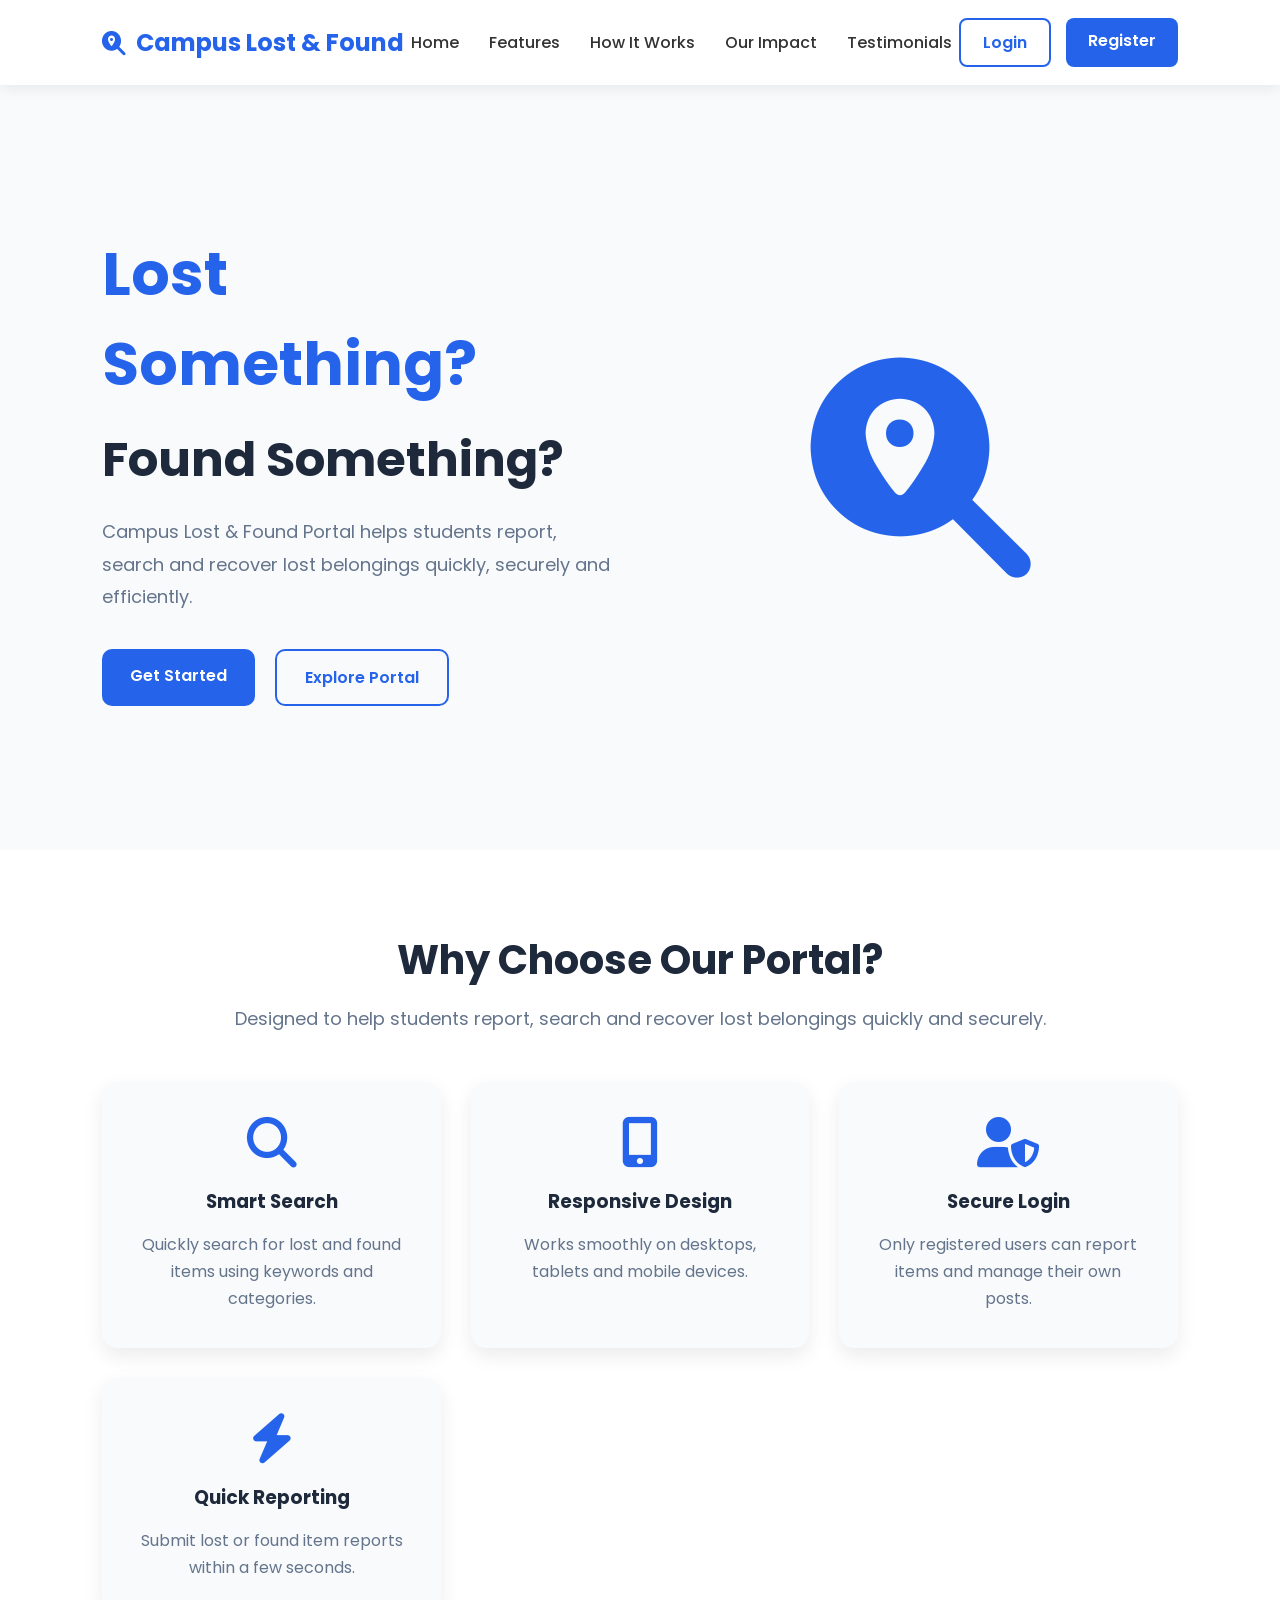
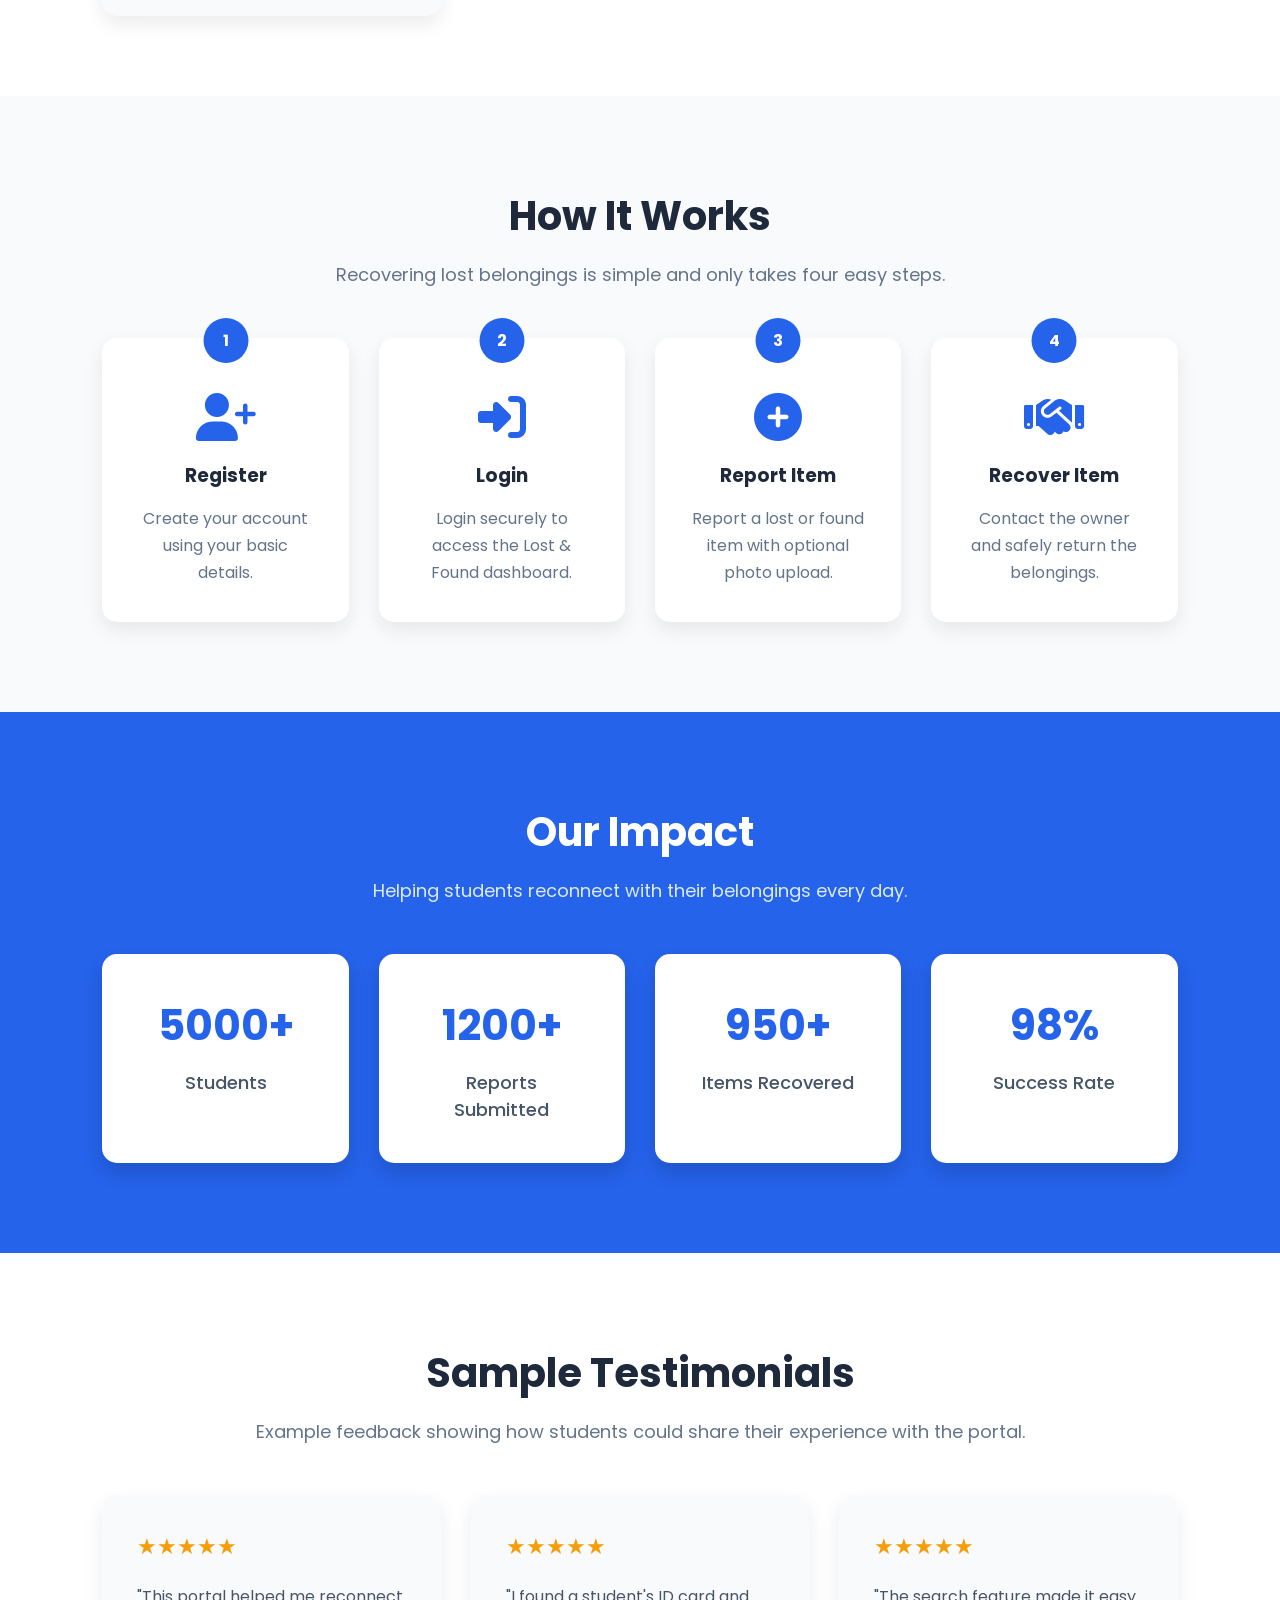
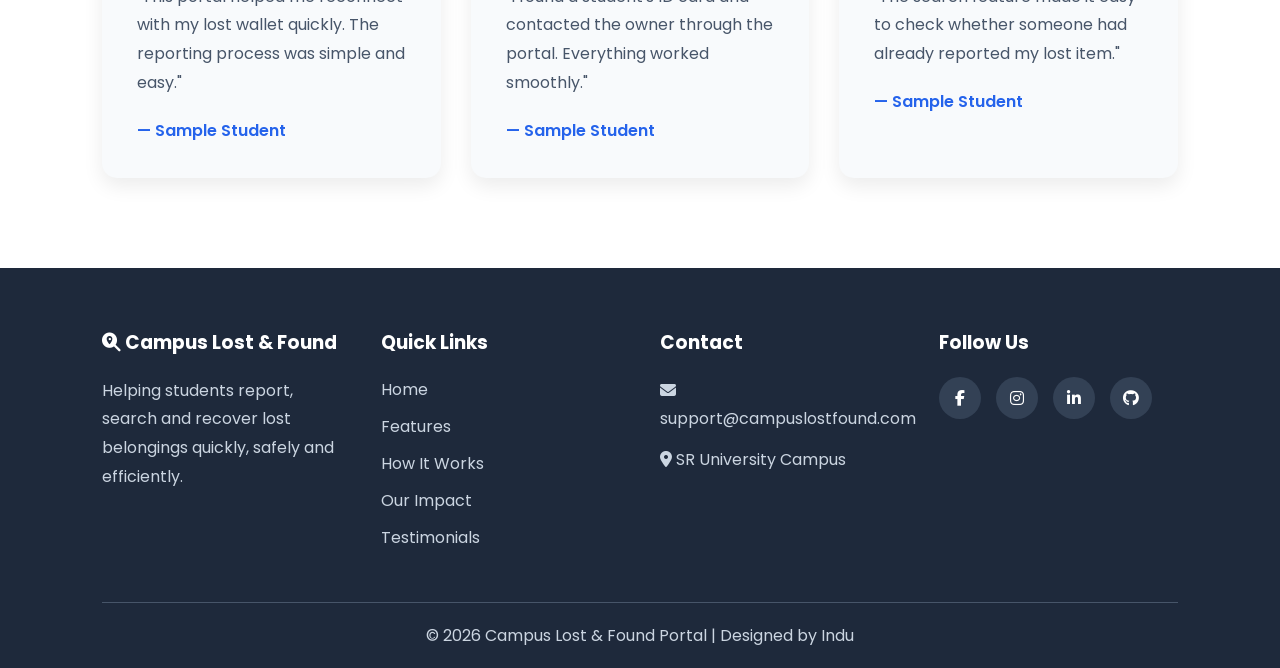
<file: index.html>
<!DOCTYPE html>
<html lang="en">

<head>

    <!-- ==========================================================
         BASIC SETTINGS
    =========================================================== -->

    <meta charset="UTF-8">

    <meta name="viewport"
          content="width=device-width, initial-scale=1.0">

    <title>
        Campus Lost & Found Portal
    </title>

    <!-- ==========================================================
         GOOGLE FONTS
    =========================================================== -->

    <link rel="preconnect"
          href="https://fonts.googleapis.com">

    <link rel="preconnect"
          href="https://fonts.gstatic.com"
          crossorigin>

    <link href="https://fonts.googleapis.com/css2?family=Poppins:wght@300;400;500;600;700&display=swap"
          rel="stylesheet">

    <!-- ==========================================================
         FONT AWESOME
    =========================================================== -->

    <link rel="stylesheet"
          href="https://cdnjs.cloudflare.com/ajax/libs/font-awesome/6.7.2/css/all.min.css">

    <!-- ==========================================================
         LANDING PAGE CSS
    =========================================================== -->

    <link rel="stylesheet"
          href="landing.css">

</head>

<body>

<!-- ==========================================================
     NAVBAR
=========================================================== -->

<header class="navbar">

    <div class="logo">

        <i class="fa-solid fa-magnifying-glass-location"></i>

        <span>Campus Lost & Found</span>

    </div>

    <nav>

        <ul>

            <li>
                <a href="#home">Home</a>
            </li>

            <li>
                <a href="#features">Features</a>
            </li>

            <li>
                <a href="#how-it-works">How It Works</a>
            </li>

            <li>
               <a href="#impact">Our Impact</a>
            </li>

           <li>
              <a href="#testimonials">Testimonials</a>
           </li>

        </ul>

    </nav>

    <div class="nav-buttons">

        <a href="login.html" class="login-btn">

            Login

        </a>

        <a href="register.html" class="register-btn">

            Register

        </a>

    </div>

</header>

<!-- ==========================================================
     HERO SECTION
=========================================================== -->

<section id="home" class="hero">

    <!-- ======================================================
         HERO LEFT
    ======================================================= -->

    <div class="hero-left">

        <h1>

            Lost Something?

        </h1>

        <h2>

            Found Something?

        </h2>

        <p>

            Campus Lost & Found Portal helps students report,
            search and recover lost belongings quickly, securely
            and efficiently.

        </p>

        <div class="hero-buttons">

            <a href="login.html" class="primary-btn">

                Get Started

            </a>

            <a href="#features" class="secondary-btn">

                Explore Portal

            </a>

        </div>

    </div>

    <!-- ======================================================
         HERO RIGHT
    ======================================================= -->

    <div class="hero-right">

        <i class="fa-solid fa-magnifying-glass-location hero-icon"></i>

    </div>

</section>
<!-- ==========================================================
     FEATURES SECTION
=========================================================== -->

<section id="features" class="features">

    <div class="section-title">

        <h2>

            Why Choose Our Portal?

        </h2>

        <p>

            Designed to help students report, search and recover lost belongings quickly and securely.

        </p>

    </div>

    <div class="feature-container">

        <!-- =========================================
             FEATURE CARD 1
        ========================================== -->

        <div class="feature-card">

            <i class="fa-solid fa-magnifying-glass"></i>

            <h3>Smart Search</h3>

            <p>

                Quickly search for lost and found items using keywords and categories.

            </p>

        </div>

        <!-- =========================================
             FEATURE CARD 2
        ========================================== -->

        <div class="feature-card">

            <i class="fa-solid fa-mobile-screen-button"></i>

            <h3>Responsive Design</h3>

            <p>

                Works smoothly on desktops, tablets and mobile devices.

            </p>

        </div>

        <!-- =========================================
             FEATURE CARD 3
        ========================================== -->

        <div class="feature-card">

            <i class="fa-solid fa-user-shield"></i>

            <h3>Secure Login</h3>

            <p>

                Only registered users can report items and manage their own posts.

            </p>

        </div>

        <!-- =========================================
             FEATURE CARD 4
        ========================================== -->

        <div class="feature-card">

            <i class="fa-solid fa-bolt"></i>

            <h3>Quick Reporting</h3>

            <p>

                Submit lost or found item reports within a few seconds.

            </p>

        </div>

    </div>

</section>
<!-- ==========================================================
     HOW IT WORKS SECTION
=========================================================== -->

<section id="how-it-works" class="how-it-works">

    <div class="section-title">

        <h2>

            How It Works

        </h2>

        <p>

            Recovering lost belongings is simple and only takes four easy steps.

        </p>

    </div>

    <div class="steps-container">

        <!-- =========================================
             STEP 1
        ========================================== -->

        <div class="step-card">

            <div class="step-number">

                1

            </div>

            <i class="fa-solid fa-user-plus"></i>

            <h3>

                Register

            </h3>

            <p>

                Create your account using your basic details.

            </p>

        </div>

        <!-- =========================================
             STEP 2
        ========================================== -->

        <div class="step-card">

            <div class="step-number">

                2

            </div>

            <i class="fa-solid fa-right-to-bracket"></i>

            <h3>

                Login

            </h3>

            <p>

                Login securely to access the Lost & Found dashboard.

            </p>

        </div>

        <!-- =========================================
             STEP 3
        ========================================== -->

        <div class="step-card">

            <div class="step-number">

                3

            </div>

            <i class="fa-solid fa-circle-plus"></i>

            <h3>

                Report Item

            </h3>

            <p>

                Report a lost or found item with optional photo upload.

            </p>

        </div>

        <!-- =========================================
             STEP 4
        ========================================== -->

        <div class="step-card">

            <div class="step-number">

                4

            </div>

            <i class="fa-solid fa-handshake"></i>

            <h3>

                Recover Item

            </h3>

            <p>

                Contact the owner and safely return the belongings.

            </p>

        </div>

    </div>

</section>
<!-- ==========================================================
     STATISTICS SECTION
=========================================================== -->

<section id="impact" class="statistics">

    <div class="section-title">

        <h2>

            Our Impact

        </h2>

        <p>

            Helping students reconnect with their belongings every day.

        </p>

    </div>

    <div class="stats-container">

        <!-- =========================================
             CARD 1
        ========================================== -->

        <div class="stat-card">
             <h3>5000+</h3>

             <p>Students</p>

        </div>

        <!-- =========================================
             CARD 2
        ========================================== -->

        <div class="stat-card">

             <h3>1200+</h3>

             <p>Reports Submitted</p>

        </div>

        <!-- =========================================
             CARD 3
        ========================================== -->

        <div class="stat-card">

             <h3>950+</h3>

            <p>Items Recovered</p>

        </div>

        <!-- =========================================
             CARD 4
        ========================================== -->

        <div class="stat-card">

            <h3>98%</h3>

            <p>Success Rate</p>

        </div>

    </div>

</section>
<!-- ==========================================================
     TESTIMONIALS SECTION
=========================================================== -->

<section id="testimonials" class="testimonials">

    <div class="section-title">

        <h2>

            Sample Testimonials

        </h2>

        <p>

            Example feedback showing how students could share their experience with the portal.

        </p>

    </div>

    <div class="testimonial-container">

        <!-- =========================================
             TESTIMONIAL 1
        ========================================== -->

        <div class="testimonial-card">

            <div class="stars">

                ★★★★★

            </div>

            <p>

                "This portal helped me reconnect with my lost wallet quickly. The reporting process was simple and easy."

            </p>

            <h4>

                — Sample Student

            </h4>

        </div>

        <!-- =========================================
             TESTIMONIAL 2
        ========================================== -->

        <div class="testimonial-card">

            <div class="stars">

                ★★★★★

            </div>

            <p>

                "I found a student's ID card and contacted the owner through the portal. Everything worked smoothly."

            </p>

            <h4>

                — Sample Student

            </h4>

        </div>

        <!-- =========================================
             TESTIMONIAL 3
        ========================================== -->

        <div class="testimonial-card">

            <div class="stars">

                ★★★★★

            </div>

            <p>

                "The search feature made it easy to check whether someone had already reported my lost item."

            </p>

            <h4>

                — Sample Student

            </h4>

        </div>

    </div>

</section>
<!-- ==========================================================
     FOOTER
=========================================================== -->

<footer class="footer">

    <div class="footer-container">

        <!-- =========================================
             FOOTER ABOUT
        ========================================== -->

        <div class="footer-box">

            <h3>

                <i class="fa-solid fa-magnifying-glass-location"></i>

                Campus Lost & Found

            </h3>

            <p>

                Helping students report, search and recover lost belongings quickly, safely and efficiently.

            </p>

        </div>

        <!-- =========================================
             QUICK LINKS
        ========================================== -->

        <div class="footer-box">

            <h3>

                Quick Links

            </h3>

            <ul>

                <li><a href="#home">Home</a></li>
               <li><a href="#features">Features</a></li>
               <li><a href="#how-it-works">How It Works</a></li>
               <li><a href="#impact">Our Impact</a></li>
               <li><a href="#testimonials">Testimonials</a></li>

            </ul>

        </div>

        <!-- =========================================
             CONTACT
        ========================================== -->

        <div class="footer-box">

            <h3>

                Contact

            </h3>

            <p>

                <i class="fa-solid fa-envelope"></i>

                support@campuslostfound.com

            </p>

            <p>

                <i class="fa-solid fa-location-dot"></i>

                SR University Campus

            </p>

        </div>

        <!-- =========================================
             SOCIAL MEDIA
        ========================================== -->

        <div class="footer-box">

            <h3>

                Follow Us

            </h3>

            <div class="social-icons">

                <a href="#"><i class="fab fa-facebook-f"></i></a>

                <a href="#"><i class="fab fa-instagram"></i></a>

                <a href="#"><i class="fab fa-linkedin-in"></i></a>

                <a href="#"><i class="fab fa-github"></i></a>

            </div>

        </div>

    </div>

    <!-- =========================================
         COPYRIGHT
    ========================================== -->

    <div class="footer-bottom">

        <p>

            © 2026 Campus Lost & Found Portal | Designed by Indu

        </p>

    </div>

</footer>

</body>

</html>
</file>
<file: landing.css>
/* ==========================================================
   GLOBAL STYLES
========================================================== */

*{

    margin:0;
    padding:0;
    box-sizing:border-box;

    font-family:"Poppins",sans-serif;

}

body{

    background:#f8fafc;

}

/* ==========================================================
   NAVBAR
========================================================== */

.navbar{

    display:flex;

    justify-content:space-between;

    align-items:center;

    padding:18px 8%;

    background:white;

    box-shadow:0 3px 15px rgba(0,0,0,.08);

    position:sticky;

    top:0;

    z-index:1000;

}

.logo{

    display:flex;

    align-items:center;

    gap:10px;

    font-size:24px;

    font-weight:700;

    color:#2563eb;

}

nav ul{

    display:flex;

    list-style:none;

    gap:30px;

}

nav a{

    text-decoration:none;

    color:#333;

    font-weight:500;

    transition:.3s;

}

nav a:hover{

    color:#2563eb;

}

.nav-buttons{

    display:flex;

    gap:15px;

}

.login-btn,
.register-btn{

    text-decoration:none;

    padding:10px 22px;

    border-radius:8px;

    font-weight:600;

}

.login-btn{

    border:2px solid #2563eb;

    color:#2563eb;

}

.register-btn{

    background:#2563eb;

    color:white;

}
/* ==========================================================
   HERO SECTION
========================================================== */

.hero{

    min-height:85vh;

    display:flex;

    justify-content:space-between;

    align-items:center;

    padding:60px 8%;

    gap:50px;

}

.hero-left{

    flex:1;

}

.hero-left h1{

    font-size:60px;

    color:#2563eb;

    margin-bottom:15px;

}

.hero-left h2{

    font-size:48px;

    margin-bottom:20px;

    color:#1e293b;

}

.hero-left p{

    font-size:18px;

    color:#64748b;

    line-height:1.8;

    margin-bottom:35px;

}

.hero-buttons{

    display:flex;

    gap:20px;

}

.primary-btn,
.secondary-btn{

    text-decoration:none;

    padding:14px 28px;

    border-radius:10px;

    font-weight:600;

    transition:.3s;

}

.primary-btn{

    background:#2563eb;

    color:white;

}

.primary-btn:hover{

    background:#1d4ed8;

}

.secondary-btn{

    border:2px solid #2563eb;

    color:#2563eb;

}

.secondary-btn:hover{

    background:#2563eb;

    color:white;

}

.hero-right{

    flex:1;

    display:flex;

    justify-content:center;

}

.hero-icon{

    font-size:220px;

    color:#2563eb;

    animation:floatIcon 3s ease-in-out infinite;

}

/* ==========================================================
   HERO ANIMATION
========================================================== */

@keyframes floatIcon{

    0%{

        transform:translateY(0);

    }

    50%{

        transform:translateY(-15px);

    }

    100%{

        transform:translateY(0);

    }

}
/* ==========================================================
   FEATURES SECTION
========================================================== */

.features{

    padding:80px 8%;

    background:#ffffff;

}

.section-title{

    text-align:center;

    margin-bottom:50px;

}

.section-title h2{

    font-size:40px;

    color:#1e293b;

    margin-bottom:15px;

}

.section-title p{

    color:#64748b;

    font-size:18px;

}

.feature-container{

    display:grid;

    grid-template-columns:repeat(auto-fit,minmax(250px,1fr));

    gap:30px;

}

.feature-card{

    background:#f8fafc;

    padding:35px;

    border-radius:15px;

    text-align:center;

    transition:0.3s;

    box-shadow:0 8px 20px rgba(0,0,0,0.08);

}

.feature-card:hover{

    transform:translateY(-10px);

}

.feature-card i{

    font-size:50px;

    color:#2563eb;

    margin-bottom:20px;

}

.feature-card h3{

    margin-bottom:15px;

    color:#1e293b;

}

.feature-card p{

    color:#64748b;

    line-height:1.7;

}
/* ==========================================================
   HOW IT WORKS
========================================================== */

.how-it-works{

    padding:90px 8%;

    background:#f8fafc;

}

.steps-container{

    display:grid;

    grid-template-columns:repeat(auto-fit,minmax(240px,1fr));

    gap:30px;

    margin-top:50px;

}

.step-card{

    background:white;

    border-radius:15px;

    padding:35px;

    text-align:center;

    position:relative;

    transition:.3s;

    box-shadow:0 8px 20px rgba(0,0,0,.08);

}

.step-card:hover{

    transform:translateY(-10px);

}

.step-number{

    width:45px;

    height:45px;

    border-radius:50%;

    background:#2563eb;

    color:white;

    display:flex;

    justify-content:center;

    align-items:center;

    font-weight:bold;

    position:absolute;

    top:-20px;

    left:50%;

    transform:translateX(-50%);

}

.step-card i{

    font-size:48px;

    color:#2563eb;

    margin:20px 0;

}

.step-card h3{

    margin-bottom:15px;

    color:#1e293b;

}

.step-card p{

    color:#64748b;

    line-height:1.7;

}
/* ==========================================================
   STATISTICS SECTION
========================================================== */

.statistics{

    padding:90px 8%;

    background:#2563eb;

}

.statistics .section-title h2{

    color:white;

}

.statistics .section-title p{

    color:#dbeafe;

}

.stats-container{

    display:grid;

    grid-template-columns:repeat(auto-fit,minmax(220px,1fr));

    gap:30px;

    margin-top:50px;

}

.stat-card{

    background:white;

    border-radius:15px;

    padding:40px;

    text-align:center;

    transition:.3s;

    box-shadow:0 10px 20px rgba(0,0,0,.15);

}

.stat-card:hover{

    transform:translateY(-8px);

}

.stat-card h3{

    font-size:42px;

    color:#2563eb;

    margin-bottom:12px;

}

.stat-card p{

    font-size:18px;

    color:#475569;

    font-weight:500;

}
/* ==========================================================
   TESTIMONIALS SECTION
========================================================== */

.testimonials{

    padding:90px 8%;

    background:#ffffff;

}

.testimonial-container{

    display:grid;

    grid-template-columns:repeat(auto-fit,minmax(280px,1fr));

    gap:30px;

    margin-top:50px;

}

.testimonial-card{

    background:#f8fafc;

    padding:35px;

    border-radius:15px;

    box-shadow:0 8px 20px rgba(0,0,0,.08);

    transition:.3s;

}

.testimonial-card:hover{

    transform:translateY(-8px);

}

.stars{

    color:#f59e0b;

    font-size:22px;

    margin-bottom:20px;

}

.testimonial-card p{

    color:#475569;

    line-height:1.8;

    margin-bottom:20px;

}

.testimonial-card h4{

    color:#2563eb;

    font-weight:600;

}
/* ==========================================================
   FOOTER
========================================================== */

.footer{

    background:#1e293b;

    color:white;

    padding:60px 8% 20px;

}

.footer-container{

    display:grid;

    grid-template-columns:repeat(auto-fit,minmax(220px,1fr));

    gap:40px;

}

.footer-box h3{

    margin-bottom:20px;

}

.footer-box p{

    color:#cbd5e1;

    line-height:1.8;

    margin-bottom:12px;

}

.footer-box ul{

    list-style:none;

}

.footer-box ul li{

    margin-bottom:12px;

}

.footer-box ul li a{

    text-decoration:none;

    color:#cbd5e1;

    transition:.3s;

}

.footer-box ul li a:hover{

    color:white;

}

.social-icons{

    display:flex;

    gap:15px;

    margin-top:15px;

}

.social-icons a{

    width:42px;

    height:42px;

    background:#334155;

    border-radius:50%;

    display:flex;

    justify-content:center;

    align-items:center;

    color:white;

    text-decoration:none;

    transition:.3s;

}

.social-icons a:hover{

    background:#2563eb;

}

.footer-bottom{

    margin-top:40px;

    text-align:center;

    border-top:1px solid #475569;

    padding-top:20px;

    color:#cbd5e1;

}
/* ==========================================================
   MOBILE RESPONSIVE
========================================================== */

@media (max-width:768px){

    html,
    body{

        overflow-x:hidden;

        width:100%;

    }

    .navbar{

        flex-direction:column;

        gap:15px;

        padding:20px;

    }

    nav ul{

        flex-wrap:wrap;

        justify-content:center;

        gap:15px;

    }

    .nav-buttons{

        width:100%;

        justify-content:center;

    }

    .hero{

        flex-direction:column;

        text-align:center;

        padding:50px 20px;

    }

    .hero-left h1{

        font-size:48px;

    }

    .hero-left h2{

        font-size:36px;

    }

    .hero-buttons{

        justify-content:center;

        flex-wrap:wrap;

    }

    .hero-icon{

        font-size:150px;

    }

}
</file>
